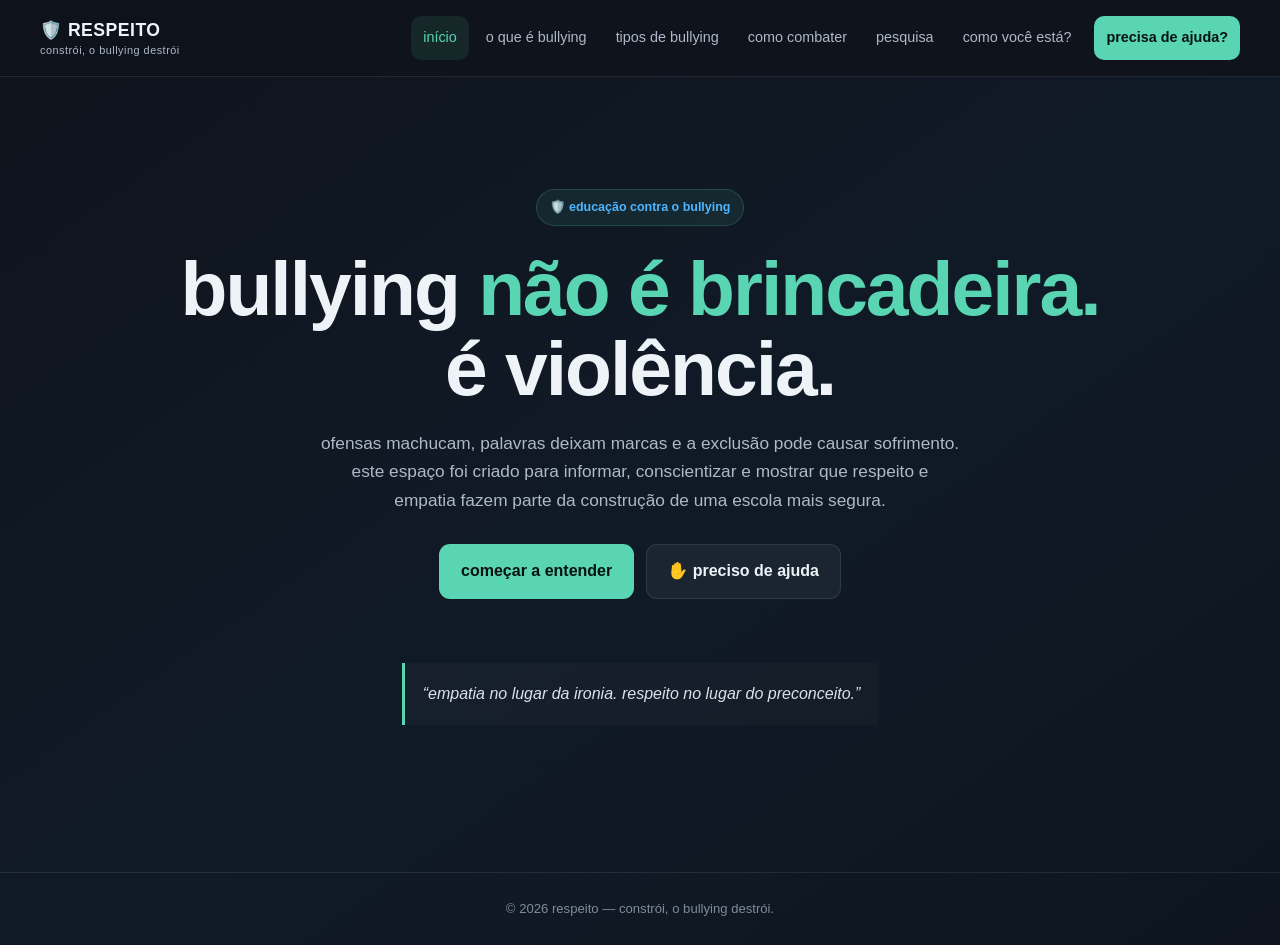
<file: index.html>
<!DOCTYPE html>
<html lang="pt-BR">
<head><meta charset="UTF-8"><meta name="viewport" content="width=device-width, initial-scale=1.0">
<meta name="description" content="site educativo sobre bullying, prevenção, respeito e denúncia.">
<title>início | respeito</title><link rel="stylesheet" href="style.css">
<style>
body{min-height:100vh;min-height:100dvh;display:flex;flex-direction:column}
main{flex:1;display:flex;align-items:center;justify-content:center}
.hero{width:100%;padding:24px 0}
.hero .container{display:flex;flex-direction:column;align-items:center;justify-content:center;text-align:center}
.hero-text{max-width:640px;margin-left:auto;margin-right:auto}
.hero .actions{display:flex;flex-wrap:wrap;justify-content:center;gap:12px}
.hero .quote{max-width:560px;margin-left:auto;margin-right:auto;text-align:center}

/* início: verde */
:root{--accent:#59d5b3;--accent2:#4db5ff}
.nav-link:hover,.nav-link.ativo{background:rgba(89,213,179,.1)}
.badge{background:rgba(89,213,179,.09);border-color:rgba(89,213,179,.2)}
.btn-ajuda,.btn.primary{color:#07130f}
</style></head>
<body>
<header><div class="nav-wrap"><a class="logo" href="index.html">🛡️ RESPEITO<span>constrói, o bullying destrói</span></a>
<button class="menu-toggle" id="menuToggle" aria-label="abrir menu">☰</button><nav id="navMenu"><ul>
<li><a class="nav-link ativo" href="index.html">início</a></li><li><a class="nav-link" href="sobre.html">o que é bullying</a></li>
<li><a class="nav-link" href="tipos.html">tipos de bullying</a></li><li><a class="nav-link" href="combate.html">como combater</a></li>
<li><a class="nav-link" href="pesquisa.html">pesquisa</a></li><li><a class="nav-link" href="humor.html">como você está?</a></li><li><a class="btn-ajuda" href="contato.html">precisa de ajuda?</a></li>
</ul></nav></div></header>
<main>
<section class="hero"><div class="container"><span class="badge">🛡️ educação contra o bullying</span>
<h1>bullying <span>não é brincadeira.</span><br>é violência.</h1>
<p class="hero-text">ofensas machucam, palavras deixam marcas e a exclusão pode causar sofrimento. este espaço foi criado para informar, conscientizar e mostrar que respeito e empatia fazem parte da construção de uma escola mais segura.</p>
<div class="actions"><a class="btn primary" href="sobre.html">começar a entender</a><a class="btn secondary" href="contato.html">✋ preciso de ajuda</a></div>
<div class="quote">“empatia no lugar da ironia. respeito no lugar do preconceito.”</div></div></section>
</main><footer><p>&copy; <span id="ano"></span> respeito — constrói, o bullying destrói.</p></footer>
<script src="script.js"></script></body></html>
</file>
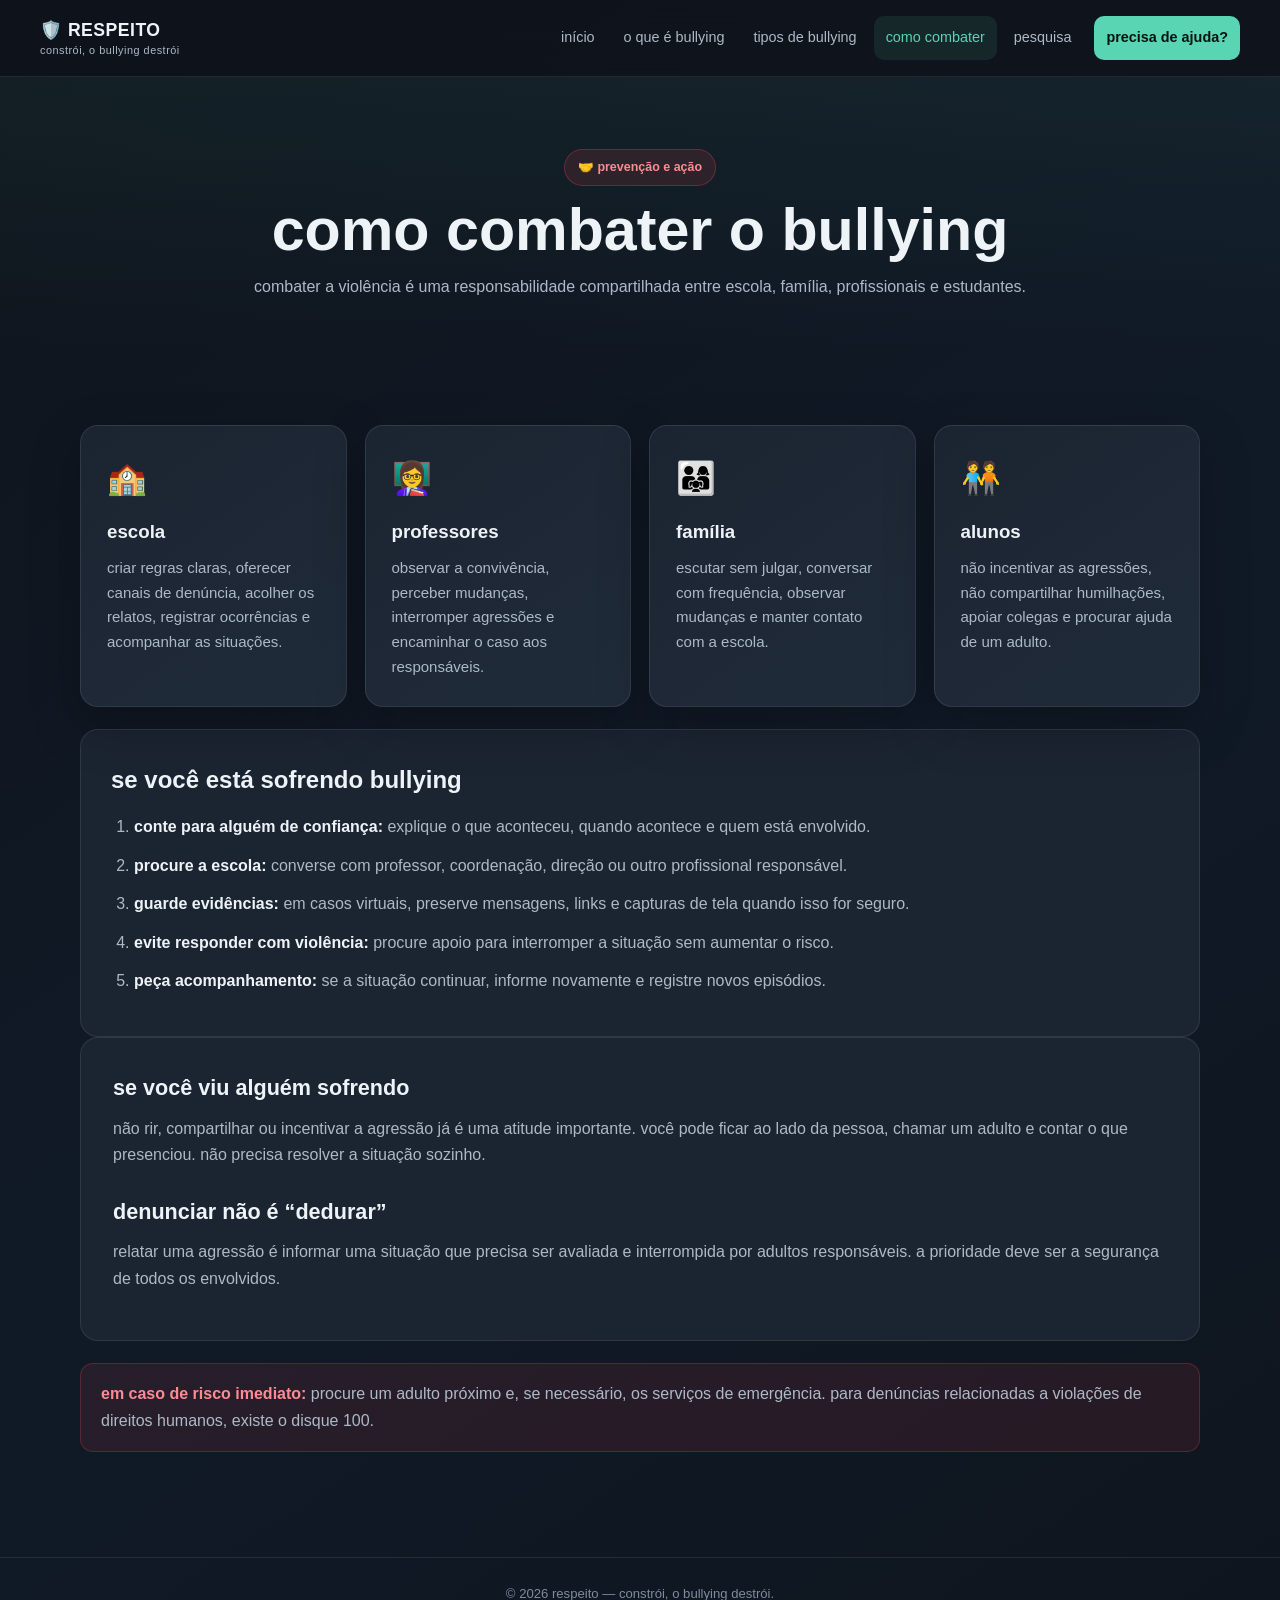
<file: combate.html>
<!DOCTYPE html>
<html lang="pt-BR"><head><meta charset="UTF-8"><meta name="viewport" content="width=device-width, initial-scale=1.0"><title>como combater | respeito</title><link rel="stylesheet" href="style.css"></head>
<body><header><div class="nav-wrap"><a class="logo" href="index.html">🛡️ RESPEITO<span>constrói, o bullying destrói</span></a><button class="menu-toggle" id="menuToggle">☰</button><nav id="navMenu"><ul>
<li><a class="nav-link" href="index.html">início</a></li><li><a class="nav-link" href="sobre.html">o que é bullying</a></li><li><a class="nav-link" href="tipos.html">tipos de bullying</a></li><li><a class="nav-link ativo" href="combate.html">como combater</a></li><li><a class="nav-link" href="pesquisa.html">pesquisa</a></li><li><a class="btn-ajuda" href="contato.html">precisa de ajuda?</a></li>
</ul></nav></div></header><main><section class="page-head"><div class="container"><span class="eyebrow">🤝 prevenção e ação</span><h1>como combater o bullying</h1><p>combater a violência é uma responsabilidade compartilhada entre escola, família, profissionais e estudantes.</p></div></section>
<section class="section container"><div class="cards four">
<article class="role-card"><div class="icon">🏫</div><h3>escola</h3><p>criar regras claras, oferecer canais de denúncia, acolher os relatos, registrar ocorrências e acompanhar as situações.</p></article>
<article class="role-card"><div class="icon">👩‍🏫</div><h3>professores</h3><p>observar a convivência, perceber mudanças, interromper agressões e encaminhar o caso aos responsáveis.</p></article>
<article class="role-card"><div class="icon">👨‍👩‍👧</div><h3>família</h3><p>escutar sem julgar, conversar com frequência, observar mudanças e manter contato com a escola.</p></article>
<article class="role-card"><div class="icon">🧑‍🤝‍🧑</div><h3>alunos</h3><p>não incentivar as agressões, não compartilhar humilhações, apoiar colegas e procurar ajuda de um adulto.</p></article>
</div>
<div class="steps"><h2>se você está sofrendo bullying</h2><ol><li><strong>conte para alguém de confiança:</strong> explique o que aconteceu, quando acontece e quem está envolvido.</li>
<li><strong>procure a escola:</strong> converse com professor, coordenação, direção ou outro profissional responsável.</li>
<li><strong>guarde evidências:</strong> em casos virtuais, preserve mensagens, links e capturas de tela quando isso for seguro.</li>
<li><strong>evite responder com violência:</strong> procure apoio para interromper a situação sem aumentar o risco.</li>
<li><strong>peça acompanhamento:</strong> se a situação continuar, informe novamente e registre novos episódios.</li></ol></div>
<div class="content-box"><h2>se você viu alguém sofrendo</h2><p>não rir, compartilhar ou incentivar a agressão já é uma atitude importante. você pode ficar ao lado da pessoa, chamar um adulto e contar o que presenciou. não precisa resolver a situação sozinho.</p>
<h2>denunciar não é “dedurar”</h2><p>relatar uma agressão é informar uma situação que precisa ser avaliada e interrompida por adultos responsáveis. a prioridade deve ser a segurança de todos os envolvidos.</p></div>
<div class="notice"><strong>em caso de risco imediato:</strong> procure um adulto próximo e, se necessário, os serviços de emergência. para denúncias relacionadas a violações de direitos humanos, existe o disque 100.</div>
</section></main><footer><p>&copy; <span id="ano"></span> respeito — constrói, o bullying destrói.</p></footer><script src="script.js"></script></body></html>
</file>
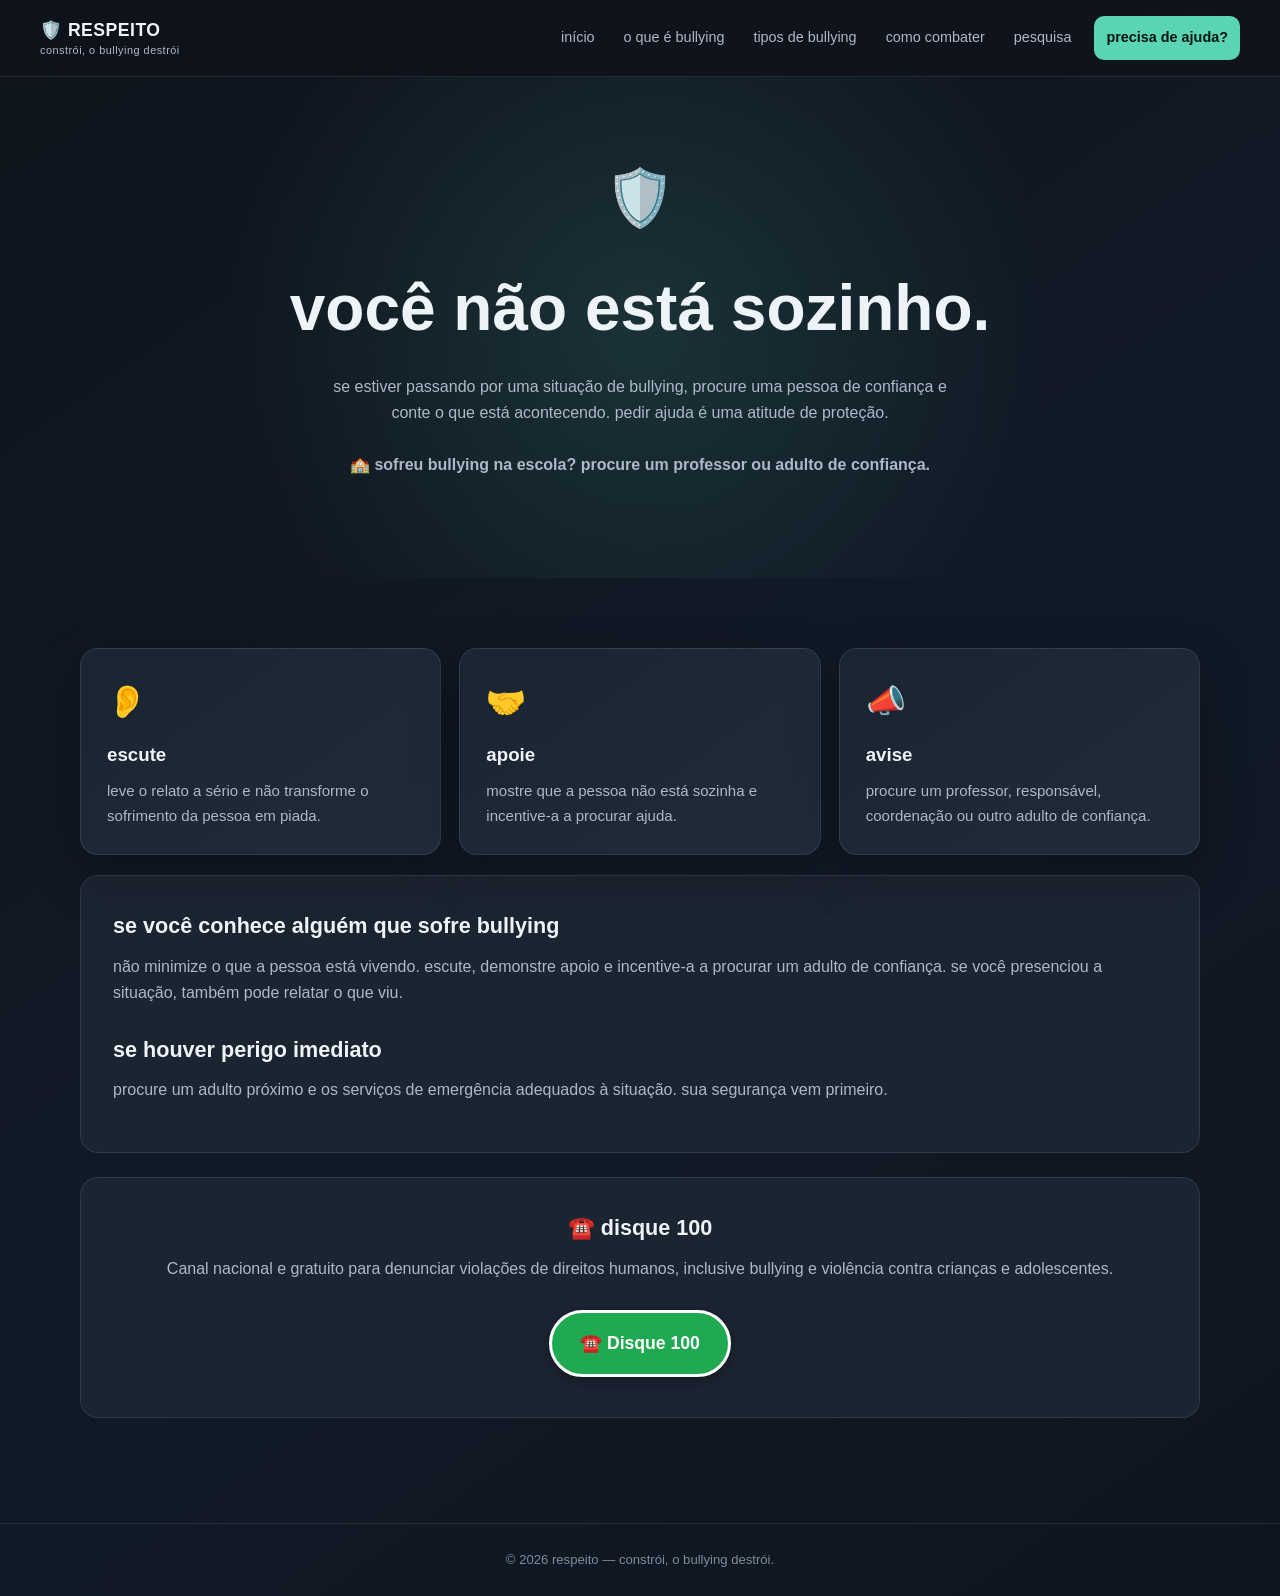
<file: contato.html>
<!DOCTYPE html>
<html lang="pt-BR">
<head>
<meta charset="UTF-8">
<meta name="viewport" content="width=device-width, initial-scale=1.0">
<title>precisa de ajuda? | respeito</title>
<link rel="stylesheet" href="style.css">

<style>
.btn-zap {
    display: inline-block;
    background: #1faa52;
    color: #fff;
    font-weight: 700;
    font-size: 1.1rem;
    padding: 16px 28px;
    border-radius: 50px;
    text-decoration: none;
    box-shadow: 0 4px 14px rgba(0,0,0,.3);
    margin: 8px;
    border: 3px solid #fff;
    cursor: default;
}

.btn-zap:hover,
.btn-zap:focus {
    background: #168a41;
}

.zap-aviso {
    margin: 20px auto 0;
    font-weight: 700;
}

.help-botoes {
    display: flex;
    flex-wrap: wrap;
    justify-content: center;
    align-items: center;
    gap: 6px;
    margin-top: 20px;
}

.box-100 {
    text-align: center;
}
</style>
</head>

<body>

<header>
<div class="nav-wrap">

<a class="logo" href="index.html">
🛡️ RESPEITO
<span>constrói, o bullying destrói</span>
</a>

<button class="menu-toggle" id="menuToggle">☰</button>

<nav id="navMenu">
<ul>
<li><a class="nav-link" href="index.html">início</a></li>
<li><a class="nav-link" href="sobre.html">o que é bullying</a></li>
<li><a class="nav-link" href="tipos.html">tipos de bullying</a></li>
<li><a class="nav-link" href="combate.html">como combater</a></li>
<li><a class="nav-link" href="pesquisa.html">pesquisa</a></li>
<li><a class="btn-ajuda ativo" href="contato.html">precisa de ajuda?</a></li>
</ul>
</nav>

</div>
</header>

<main>

<section class="help-hero">
<div class="container">

<div class="help-icon">🛡️</div>

<h1>você não está sozinho.</h1>

<p>
se estiver passando por uma situação de bullying,
procure uma pessoa de confiança e conte o que está acontecendo.
pedir ajuda é uma atitude de proteção.
</p>

<p class="zap-aviso">
🏫 sofreu bullying na escola? procure um professor
ou adulto de confiança.
</p>

</div>
</section>

<section class="section container">

<div class="cards three">

<article class="help-card">
<div class="icon">👂</div>
<h3>escute</h3>
<p>
leve o relato a sério e não transforme o sofrimento
da pessoa em piada.
</p>
</article>

<article class="help-card">
<div class="icon">🤝</div>
<h3>apoie</h3>
<p>
mostre que a pessoa não está sozinha e incentive-a
a procurar ajuda.
</p>
</article>

<article class="help-card">
<div class="icon">📣</div>
<h3>avise</h3>
<p>
procure um professor, responsável, coordenação
ou outro adulto de confiança.
</p>
</article>

</div>

<div class="content-box help-box">

<h2>se você conhece alguém que sofre bullying</h2>

<p>
não minimize o que a pessoa está vivendo.
escute, demonstre apoio e incentive-a a procurar
um adulto de confiança. se você presenciou a situação,
também pode relatar o que viu.
</p>

<h2>se houver perigo imediato</h2>

<p>
procure um adulto próximo e os serviços de emergência
adequados à situação. sua segurança vem primeiro.
</p>

</div>

<!-- BOTÃO DISQUE 100 -->

<div class="content-box help-box box-100"
id="disque100"
style="margin-top:24px;">

<h2>☎️ disque 100</h2>

<p>
Canal nacional e gratuito para denunciar violações
de direitos humanos, inclusive bullying e violência
contra crianças e adolescentes.
</p>

<div class="help-botoes">

<a class="btn-zap"
href="#"
onclick="return false;"
aria-disabled="true">
☎️ Disque 100
</a>

</div>
</div>

</section>
</main>

<footer>
<p>
&copy; <span id="ano"></span>
respeito — constrói, o bullying destrói.
</p>
</footer>

<script src="script.js"></script>

</body>
</html>
</file>
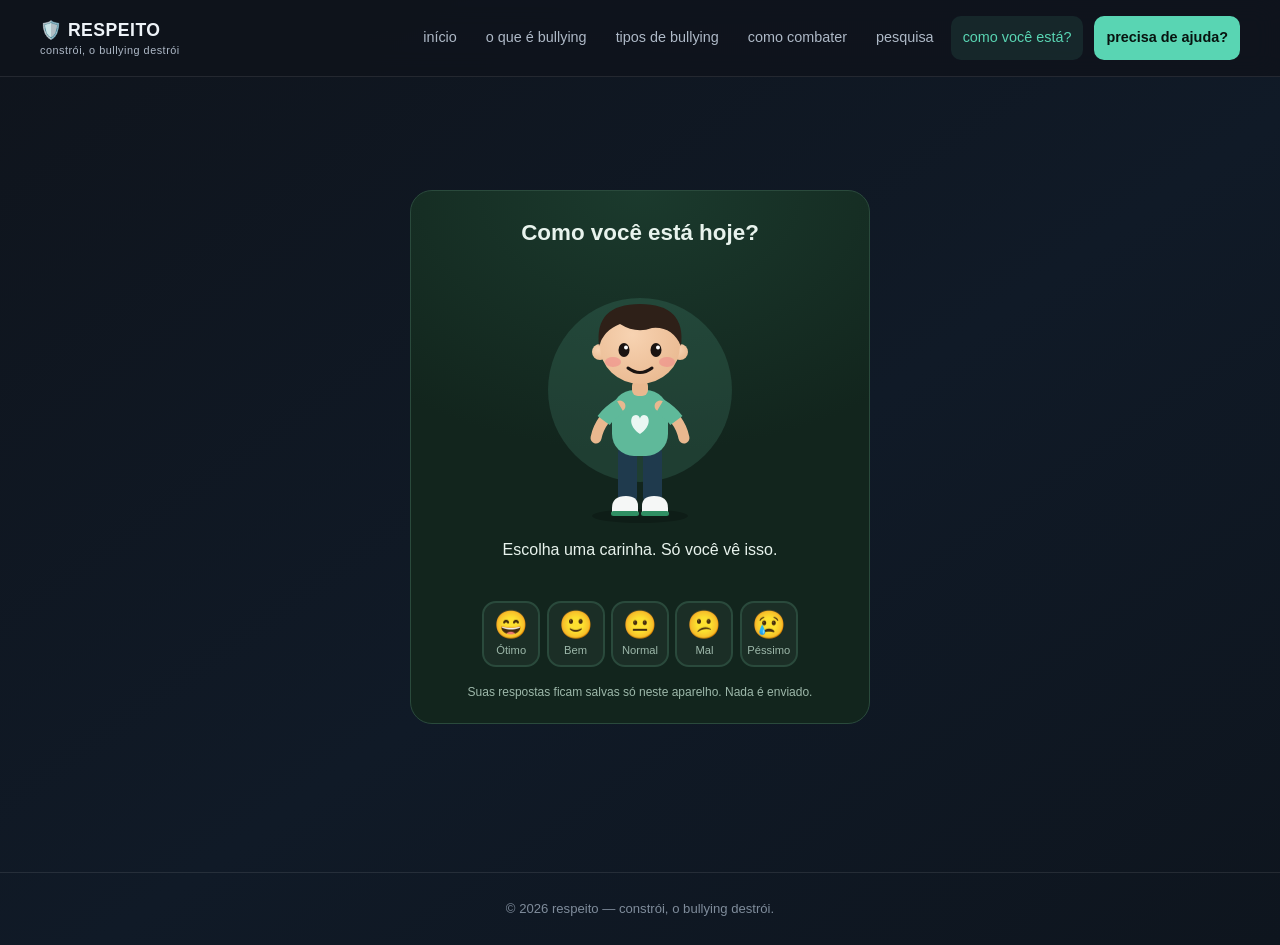
<file: humor.html>
<!DOCTYPE html>
<html lang="pt-BR">
<head><meta charset="UTF-8"><meta name="viewport" content="width=device-width, initial-scale=1.0">
<meta name="description" content="como você está hoje? um espaço seguro para perceber seus sentimentos.">
<title>como você está? | respeito</title><link rel="stylesheet" href="style.css">
<style>
body{min-height:100vh;min-height:100dvh;display:flex;flex-direction:column}
main{flex:1;display:flex;align-items:center;justify-content:center;padding:16px}
main #humor{width:100%;margin:16px 0}

/* humor: verde */
:root{--accent:#59d5b3;--accent2:#4db5ff}
.nav-link:hover,.nav-link.ativo{background:rgba(89,213,179,.1)}
.btn-ajuda{color:#07130f}
</style></head>
<body>
<header><div class="nav-wrap"><a class="logo" href="index.html">🛡️ RESPEITO<span>constrói, o bullying destrói</span></a>
<button class="menu-toggle" id="menuToggle" aria-label="abrir menu">☰</button><nav id="navMenu"><ul>
<li><a class="nav-link" href="index.html">início</a></li><li><a class="nav-link" href="sobre.html">o que é bullying</a></li>
<li><a class="nav-link" href="tipos.html">tipos de bullying</a></li><li><a class="nav-link" href="combate.html">como combater</a></li>
<li><a class="nav-link" href="pesquisa.html">pesquisa</a></li><li><a class="nav-link ativo" href="humor.html">como você está?</a></li><li><a class="btn-ajuda" href="contato.html">precisa de ajuda?</a></li>
</ul></nav></div></header>
<main>
<!-- ===== BONECO DO DIA (RESPEITO) — cole onde quiser dentro do <body> ===== -->
<section id="humor" aria-labelledby="humor-titulo">
  <h2 id="humor-titulo">Como você está hoje?</h2>

  <svg id="avatar" viewBox="0 -22 200 270" role="img" aria-label="Boneco do dia">
    <defs>
      <radialGradient id="avPele" cx="40%" cy="35%" r="75%">
        <stop offset="0" stop-color="#f7d3b2" /><stop offset="1" stop-color="#e9b88f" />
      </radialGradient>
    </defs>

    <circle id="av-aura" cx="100" cy="112" r="92" />
    <ellipse cx="100" cy="238" rx="48" ry="7" fill="#000" opacity=".22" />

    <!-- brilhos (aparecem quando está bem) -->
    <g id="av-brilhos">
      <path class="av-brilho b1" d="M0 -7 L2 -2 L7 0 L2 2 L0 7 L-2 2 L-7 0 L-2 -2Z" transform="translate(34 56)" />
      <path class="av-brilho b2" d="M0 -7 L2 -2 L7 0 L2 2 L0 7 L-2 2 L-7 0 L-2 -2Z" transform="translate(168 44)" />
      <path class="av-brilho b3" d="M0 -7 L2 -2 L7 0 L2 2 L0 7 L-2 2 L-7 0 L-2 -2Z" transform="translate(162 132)" />
    </g>

    <!-- nuvem (aparece quando está mal) -->
    <g id="av-nuvem">
      <path d="M62 14 Q56 0 72 -2 Q78 -16 98 -12 Q116 -18 124 -4 Q142 -4 140 12 Q140 16 134 16 L68 16 Q62 16 62 14Z" fill="#8da1b5" />
      <g id="av-chuva">
        <path class="av-gota g1" d="M80 22 L78 30" /><path class="av-gota g2" d="M100 22 L98 30" /><path class="av-gota g3" d="M120 22 L118 30" />
      </g>
    </g>

    <g id="av-figura">
      <!-- pernas e tênis -->
      <rect x="78" y="166" width="19" height="62" rx="9" fill="#1f3a4d" />
      <rect x="103" y="166" width="19" height="62" rx="9" fill="#1f3a4d" />
      <path d="M72 230 Q72 218 86 218 Q98 218 98 228 L98 234 L72 234Z" fill="#f5f7f6" />
      <path d="M102 228 Q102 218 114 218 Q128 218 128 230 L128 234 L102 234Z" fill="#f5f7f6" />
      <rect x="71" y="233" width="28" height="5" rx="2.5" fill="#2f8f63" />
      <rect x="101" y="233" width="28" height="5" rx="2.5" fill="#2f8f63" />

      <!-- corpo -->
      <rect id="av-camisa" x="72" y="112" width="56" height="66" rx="22" />
      <path d="M100 156 C88 148 90 137 96 137 C99 137 100 140 100 141 C100 140 101 137 104 137 C110 137 112 148 100 156Z" fill="#fff" opacity=".88" />

      <!-- braços (pele + manga) -->
      <path id="av-braco-e" class="av-braco" d="" />
      <path id="av-braco-d" class="av-braco" d="" />
      <path id="av-manga-e" class="av-manga" d="" />
      <path id="av-manga-d" class="av-manga" d="" />

      <rect x="92" y="102" width="16" height="16" rx="6" fill="#e9b88f" />

      <!-- cabeça -->
      <g id="av-cabeca">
        <circle cx="60" cy="74" r="8" fill="url(#avPele)" />
        <circle cx="140" cy="74" r="8" fill="url(#avPele)" />
        <ellipse cx="100" cy="68" rx="40" ry="38" fill="url(#avPele)" />
        <path d="M59 68 Q54 26 100 26 Q146 26 141 68 Q132 48 112 50 Q96 56 80 46 Q64 52 59 68Z" fill="#2e2018" />
        <ellipse id="av-rubor-e" cx="73" cy="84" rx="8" ry="5" fill="#f08a8a" />
        <ellipse id="av-rubor-d" cx="127" cy="84" rx="8" ry="5" fill="#f08a8a" />
        <g id="av-olhos-abertos">
          <ellipse cx="84" cy="72" rx="5.5" ry="7" fill="#1b1411" /><circle cx="86" cy="69.5" r="2" fill="#fff" />
          <ellipse cx="116" cy="72" rx="5.5" ry="7" fill="#1b1411" /><circle cx="118" cy="69.5" r="2" fill="#fff" />
        </g>
        <g id="av-olhos-felizes">
          <path d="M77 74 Q84 64 91 74" class="av-linha" /><path d="M109 74 Q116 64 123 74" class="av-linha" />
        </g>
        <path id="av-sobr-e" d="" class="av-linha" />
        <path id="av-sobr-d" d="" class="av-linha" />
        <path id="av-boca" d="" class="av-linha" />
        <path id="av-lagrima" d="M78 80 Q73 90 78 95 Q83 90 78 80Z M122 80 Q117 90 122 95 Q127 90 122 80Z" />
      </g>
    </g>
  </svg>

  <p id="humor-msg" aria-live="polite">Escolha uma carinha. Só você vê isso.</p>

  <div id="humor-opcoes" role="group" aria-label="Escolha como você está">
    <button type="button" data-v="5" aria-label="Muito bem"><b>😄</b><i>Ótimo</i></button>
    <button type="button" data-v="4" aria-label="Bem"><b>🙂</b><i>Bem</i></button>
    <button type="button" data-v="3" aria-label="Normal"><b>😐</b><i>Normal</i></button>
    <button type="button" data-v="2" aria-label="Mal"><b>😕</b><i>Mal</i></button>
    <button type="button" data-v="1" aria-label="Muito mal"><b>😢</b><i>Péssimo</i></button>
  </div>

  <div id="humor-ajuda" hidden>
    <p>Tem sido uns dias difíceis. Conversar com alguém de confiança ajuda: um professor, a coordenação ou alguém da família.</p>
    <p>Se estiver sofrendo bullying ou quiser desabafar, você pode ligar de graça, a qualquer hora:</p>
    <a href="tel:100">Disque 100: denunciar violência</a>
    <a href="tel:188">CVV 188: conversar com alguém</a>
  </div>

  <p id="humor-privacidade">Suas respostas ficam salvas só neste aparelho. Nada é enviado.</p>
</section>

<style>
  /* Usa as cores do seu tema se existirem; senão, usa estes verdes escuros */
  #humor {
    --h-bg: #12251d;
    --h-borda: #2a4a3c;
    --h-texto: #e8f3ed;
    --h-suave: #9db8aa;
    --h-destaque: #2f8f63;
    max-width: 460px; margin: 2rem auto; padding: 1.5rem 1.25rem 1.25rem;
    background: radial-gradient(120% 70% at 50% 0%, #1b3a2d 0%, var(--h-bg) 70%);
    color: var(--h-texto);
    border: 1px solid var(--h-borda); border-radius: 22px; text-align: center;
  }
  #humor h2 { margin: 0 0 .25rem; font-size: 1.4rem; }
  #avatar { --cor: #5fb99a; width: 200px; height: 270px; overflow: visible; }
  #av-aura { fill: var(--cor); opacity: .17; transition: fill .6s; }
  #av-camisa { fill: var(--cor); transition: fill .6s; }
  .av-braco { fill: none; stroke: #e9b88f; stroke-width: 11; stroke-linecap: round; }
  .av-manga { fill: none; stroke: var(--cor); stroke-width: 15; stroke-dasharray: 22 400; transition: stroke .6s; }
  .av-linha { fill: none; stroke: #1b1411; stroke-width: 3; stroke-linecap: round; }
  #av-lagrima { fill: #8fd3ff; opacity: 0; transition: opacity .4s; }
  #av-cabeca { transform-origin: 100px 112px; transition: transform .5s; }
  #av-rubor-e, #av-rubor-d { transition: opacity .5s; }
  #av-brilhos, #av-nuvem, #av-chuva { transition: opacity .5s; }
  .av-brilho { fill: #ffe27a; }
  .av-gota { stroke: #8fd3ff; stroke-width: 3; stroke-linecap: round; }
  #av-figura { animation: respira 4s ease-in-out infinite; }
  .b1 { animation: brilha 2.4s ease-in-out infinite; }
  .b2 { animation: brilha 2.4s ease-in-out .8s infinite; }
  .b3 { animation: brilha 2.4s ease-in-out 1.6s infinite; }
  .g1 { animation: chove 1.1s linear infinite; }
  .g2 { animation: chove 1.1s linear .37s infinite; }
  .g3 { animation: chove 1.1s linear .74s infinite; }
  #avatar.pula { animation: pula .55s; }
  @keyframes respira { 50% { transform: translateY(-2px); } }
  @keyframes brilha { 50% { opacity: .25; } }
  @keyframes chove { from { transform: translateY(0); opacity: 1; } to { transform: translateY(26px); opacity: 0; } }
  @keyframes pula { 30% { transform: translateY(-12px); } 60% { transform: translateY(0); } 80% { transform: translateY(-3px); } }

  #humor-msg { min-height: 2.9em; margin: .25rem 0 1rem; line-height: 1.45; }
  #humor-opcoes { display: flex; justify-content: center; gap: .4rem; }
  #humor-opcoes button {
    display: flex; flex-direction: column; align-items: center; gap: .1rem;
    width: 58px; padding: .45rem 0 .35rem; cursor: pointer; color: var(--h-texto);
    background: rgba(255,255,255,.04); border: 2px solid var(--h-borda); border-radius: 14px;
    transition: transform .15s, border-color .15s, background .15s;
  }
  #humor-opcoes b { font-size: 1.7rem; font-weight: normal; line-height: 1.1; }
  #humor-opcoes i { font-style: normal; font-size: .7rem; color: var(--h-suave); }
  #humor-opcoes button:hover { transform: translateY(-3px); }
  #humor-opcoes button[aria-pressed="true"] { border-color: var(--h-destaque); background: rgba(47,143,99,.28); }
  #humor-opcoes button:focus-visible, #humor-ajuda a:focus-visible { outline: 3px solid #fff; outline-offset: 2px; }
  #humor-ajuda { margin-top: 1rem; padding: 1rem; border-radius: 14px; background: rgba(0,0,0,.28); text-align: left; }
  #humor-ajuda p { margin: 0 0 .6rem; line-height: 1.45; }
  #humor-ajuda a {
    display: block; margin-top: .5rem; padding: .7rem; text-align: center; font-weight: 600;
    background: var(--h-destaque); color: #fff; border-radius: 10px; text-decoration: none;
  }
  #humor-privacidade { margin: 1rem 0 0; font-size: .75rem; color: var(--h-suave); }
  @media (prefers-reduced-motion: reduce) { #humor *, #avatar { animation: none !important; transition: none !important; } }
</style>

<script>
(function () {
  var CHAVE = 'respeito_humor';
  var HUMORES = {
    5: { emoji: '😄', cor: '#3fbf8a', felizes: 1, boca: 'M82 87 Q100 108 118 87Z', bocaFill: '#8c3040',
         sobr: ['', ''], lagrima: 0, rubor: .9, brilho: 1, nuvem: 0, chuva: 0, pula: 1,
         cabeca: 'rotate(0deg) translateY(0)',
         bracoE: 'M80 128 Q58 104 52 80', bracoD: 'M120 128 Q142 104 148 80',
         msgs: ['Que bom! Fico feliz que você esteja assim hoje. 💚',
                'Dia bom é assim: dá vontade de espalhar sorriso! 😄',
                'Show! Guarda esse sentimento e divide com alguém hoje.'] },
    4: { emoji: '🙂', cor: '#5fb99a', felizes: 0, boca: 'M88 90 Q100 99 112 90', bocaFill: 'none',
         sobr: ['', ''], lagrima: 0, rubor: .6, brilho: .5, nuvem: 0, chuva: 0, pula: 0,
         cabeca: 'rotate(0deg) translateY(0)',
         bracoE: 'M80 128 Q60 140 56 160', bracoD: 'M120 128 Q140 140 144 160',
         msgs: ['Legal! Que o dia continue tranquilo. 💚',
                'Que bom que você tá bem. Aproveita o dia!',
                'Um dia bem já é uma vitória. Bora seguir assim!'] },
    3: { emoji: '😐', cor: '#8db3a3', felizes: 0, boca: 'M90 92 L110 92', bocaFill: 'none',
         sobr: ['', ''], lagrima: 0, rubor: .3, brilho: 0, nuvem: 0, chuva: 0, pula: 0,
         cabeca: 'rotate(0deg) translateY(0)',
         bracoE: 'M80 130 Q72 152 74 172', bracoD: 'M120 130 Q128 152 126 172',
         msgs: ['Tudo bem ter dias assim. Tô aqui com você.',
                'Nem todo dia precisa ser incrível. Um passo de cada vez.',
                'Dia normal também conta. Se algo mudar, é só voltar aqui.'] },
    2: { emoji: '😕', cor: '#7f9fb5', felizes: 0, boca: 'M88 96 Q100 88 112 96', bocaFill: 'none',
         sobr: ['M74 56 L92 60', 'M126 56 L108 60'], lagrima: 0, rubor: .15, brilho: 0, nuvem: .75, chuva: 0, pula: 0,
         cabeca: 'rotate(-6deg) translateY(3px)',
         bracoE: 'M80 130 Q74 154 80 174', bracoD: 'M120 130 Q126 154 120 174',
         msgs: ['Sinto que o dia não tá fácil. Você não precisa passar por isso sozinho(a).',
                'Dias assim pesam. Que tal conversar com alguém em quem você confia?',
                'Valeu por contar como você tá. Isso já é um passo importante.'] },
    1: { emoji: '😢', cor: '#6c86a8', felizes: 0, boca: 'M86 99 Q100 84 114 99', bocaFill: 'none',
         sobr: ['M74 55 L92 61', 'M126 55 L108 61'], lagrima: 1, rubor: 0, brilho: 0, nuvem: 1, chuva: 1, pula: 0,
         cabeca: 'rotate(-9deg) translateY(8px)',
         bracoE: 'M80 130 Q78 160 104 156', bracoD: 'M120 130 Q122 160 96 156',
         msgs: ['Tô com você. Se quiser, converse com alguém de confiança. 💚',
                'Sinto muito que esteja doendo. Você merece cuidado e não está sozinho(a).',
                'Falar com alguém pode aliviar. Professor, família ou o CVV 188 podem te ouvir.'] }
  };

  function chaveDia(d) {
    var m = d.getMonth() + 1, dia = d.getDate();
    return d.getFullYear() + '-' + (m < 10 ? '0' : '') + m + '-' + (dia < 10 ? '0' : '') + dia;
  }
  function ler() {
    try { return JSON.parse(localStorage.getItem(CHAVE)) || {}; } catch (e) { return {}; }
  }
  function salvar(dados) {
    try { localStorage.setItem(CHAVE, JSON.stringify(dados)); } catch (e) { /* sem armazenamento */ }
  }
  function diasAtras(n) {
    var d = new Date(); d.setDate(d.getDate() - n); return d;
  }

  var dados = ler();
  var hoje = chaveDia(new Date());
  var el = function (id) { return document.getElementById(id); };

  function desenhar(v, animar) {
    var resp = !!HUMORES[v];
    var h = HUMORES[v] || HUMORES[4];
    el('avatar').style.setProperty('--cor', h.cor);
    el('av-olhos-abertos').style.display = h.felizes ? 'none' : '';
    el('av-olhos-felizes').style.display = h.felizes ? '' : 'none';
    el('av-boca').setAttribute('d', h.boca);
    el('av-boca').style.fill = h.bocaFill;
    el('av-sobr-e').setAttribute('d', h.sobr[0]);
    el('av-sobr-d').setAttribute('d', h.sobr[1]);
    el('av-braco-e').setAttribute('d', h.bracoE);
    el('av-braco-d').setAttribute('d', h.bracoD);
    el('av-manga-e').setAttribute('d', h.bracoE);
    el('av-manga-d').setAttribute('d', h.bracoD);
    el('av-lagrima').style.opacity = h.lagrima;
    el('av-rubor-e').style.opacity = h.rubor;
    el('av-rubor-d').style.opacity = h.rubor;
    el('av-brilhos').style.opacity = resp ? h.brilho : 0;
    el('av-nuvem').style.opacity = h.nuvem;
    el('av-chuva').style.opacity = h.chuva;
    el('av-cabeca').style.transform = h.cabeca;
    if (resp) {
      var msgEl = el('humor-msg'), nova;
      do { nova = h.msgs[Math.floor(Math.random() * h.msgs.length)]; }
      while (nova === msgEl.textContent && h.msgs.length > 1);
      msgEl.textContent = nova;
    }
    if (animar && h.pula) {
      var a = el('avatar');
      a.classList.remove('pula'); void a.getBoundingClientRect(); a.classList.add('pula');
    }
  }

  function verificarAjuda() {
    var dificil = true;
    for (var i = 0; i < 3; i++) {
      var v = dados[chaveDia(diasAtras(i))];
      if (!v || v > 2) { dificil = false; break; }
    }
    el('humor-ajuda').hidden = !dificil;
  }

  function marcar(v) {
    var botoes = el('humor-opcoes').querySelectorAll('button');
    for (var i = 0; i < botoes.length; i++) {
      botoes[i].setAttribute('aria-pressed', String(Number(botoes[i].dataset.v) === v));
    }
  }

  el('humor-opcoes').addEventListener('click', function (e) {
    var b = e.target.closest('button');
    if (!b) return;
    var v = Number(b.dataset.v);
    dados[hoje] = v;
    salvar(dados);
    marcar(v); desenhar(v, true); verificarAjuda();
  });

  // Ao abrir: mostra o humor de hoje, se já respondeu
  desenhar(dados[hoje]);
  if (dados[hoje]) marcar(dados[hoje]);
  verificarAjuda();
})();
</script>
<!-- ===== FIM ===== -->
</main><footer><p>&copy; <span id="ano"></span> respeito — constrói, o bullying destrói.</p></footer>
<script src="script.js"></script></body></html>
<tag>
  <!--Tab to edit-->
</tag>
</file>
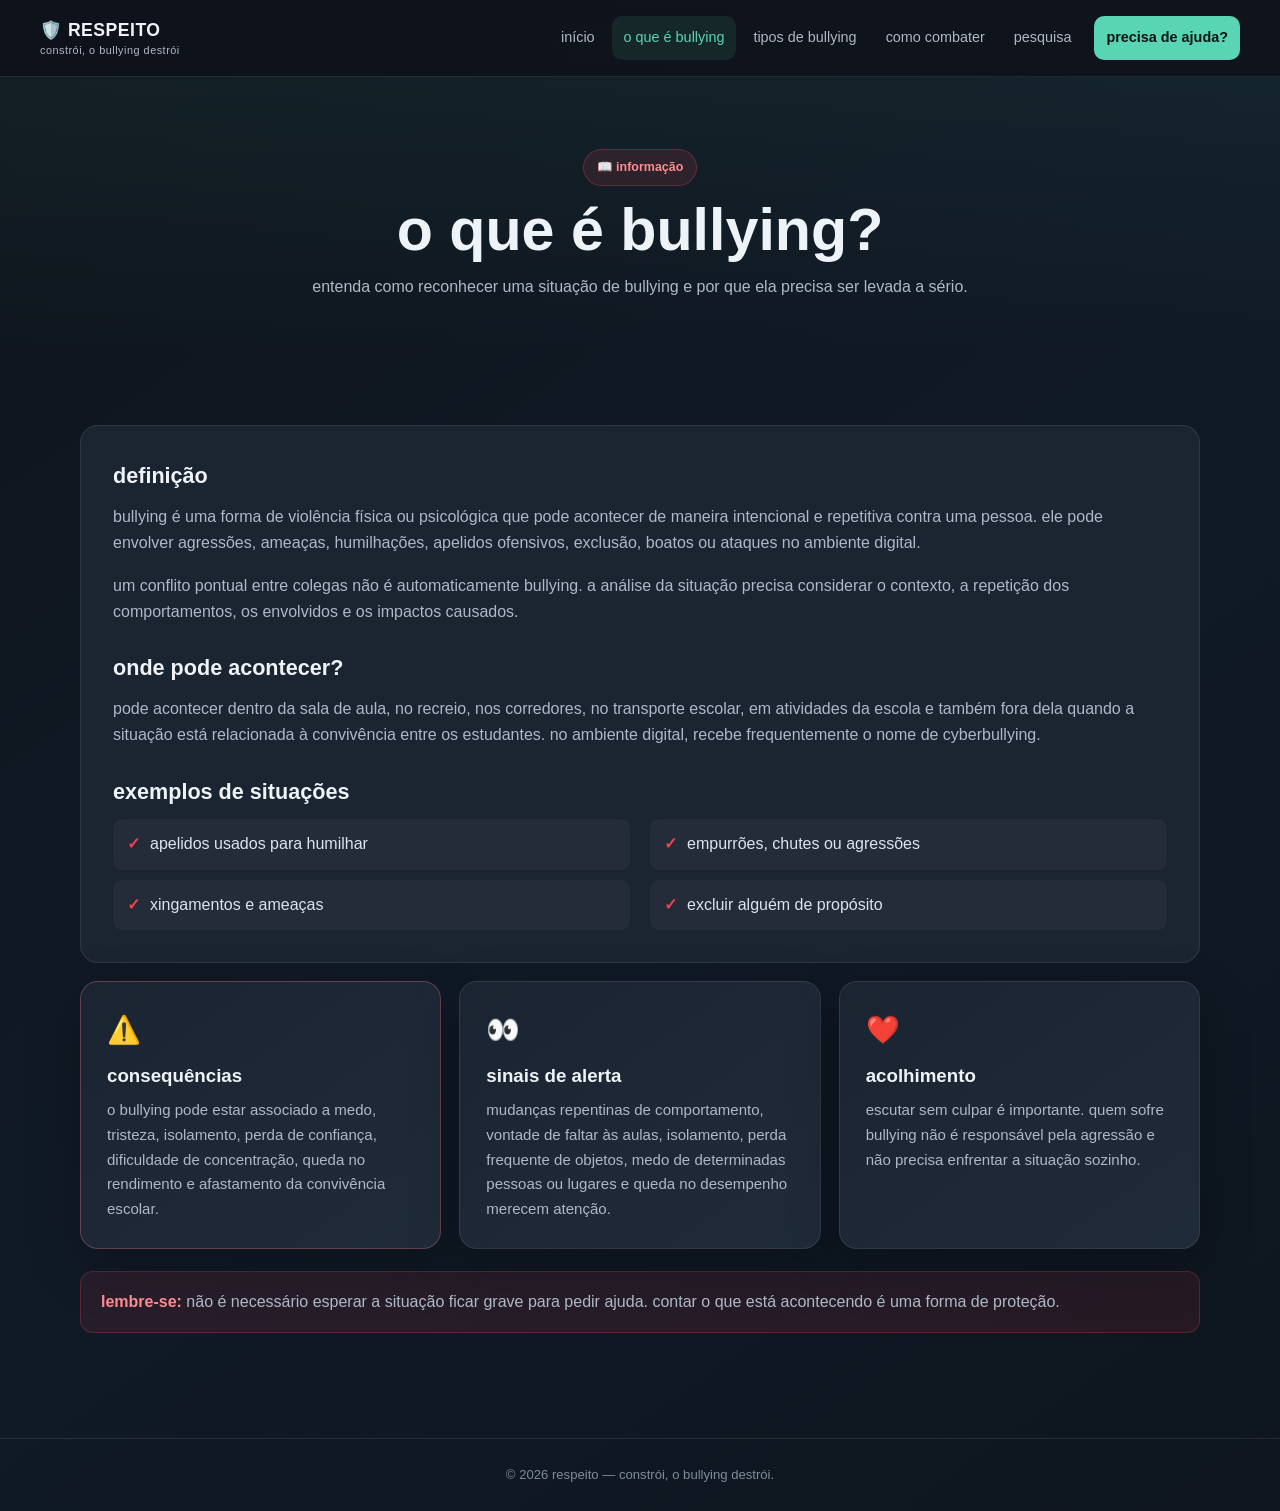
<file: sobre.html>
<!DOCTYPE html>
<html lang="pt-BR"><head><meta charset="UTF-8"><meta name="viewport" content="width=device-width, initial-scale=1.0"><title>o que é bullying | respeito</title><link rel="stylesheet" href="style.css"></head>
<body><header><div class="nav-wrap"><a class="logo" href="index.html">🛡️ RESPEITO<span>constrói, o bullying destrói</span></a><button class="menu-toggle" id="menuToggle">☰</button><nav id="navMenu"><ul>
<li><a class="nav-link" href="index.html">início</a></li><li><a class="nav-link ativo" href="sobre.html">o que é bullying</a></li><li><a class="nav-link" href="tipos.html">tipos de bullying</a></li><li><a class="nav-link" href="combate.html">como combater</a></li><li><a class="nav-link" href="pesquisa.html">pesquisa</a></li><li><a class="btn-ajuda" href="contato.html">precisa de ajuda?</a></li>
</ul></nav></div></header><main>
<section class="page-head"><div class="container"><span class="eyebrow">📖 informação</span><h1>o que é bullying?</h1><p>entenda como reconhecer uma situação de bullying e por que ela precisa ser levada a sério.</p></div></section>
<section class="section container"><div class="content-box">
<h2>definição</h2><p>bullying é uma forma de violência física ou psicológica que pode acontecer de maneira intencional e repetitiva contra uma pessoa. ele pode envolver agressões, ameaças, humilhações, apelidos ofensivos, exclusão, boatos ou ataques no ambiente digital.</p>
<p>um conflito pontual entre colegas não é automaticamente bullying. a análise da situação precisa considerar o contexto, a repetição dos comportamentos, os envolvidos e os impactos causados.</p>
<h2>onde pode acontecer?</h2><p>pode acontecer dentro da sala de aula, no recreio, nos corredores, no transporte escolar, em atividades da escola e também fora dela quando a situação está relacionada à convivência entre os estudantes. no ambiente digital, recebe frequentemente o nome de cyberbullying.</p>
<h2>exemplos de situações</h2><div class="list-grid"><ul class="check-list"><li>apelidos usados para humilhar</li><li>xingamentos e ameaças</li></ul><ul class="check-list"><li>empurrões, chutes ou agressões</li><li>excluir alguém de propósito</li></ul></div>
</div>
<div class="info-grid"><article class="info-card warning"><div>⚠️</div><h3>consequências</h3><p>o bullying pode estar associado a medo, tristeza, isolamento, perda de confiança, dificuldade de concentração, queda no rendimento e afastamento da convivência escolar.</p></article>
<article class="info-card"><div>👀</div><h3>sinais de alerta</h3><p>mudanças repentinas de comportamento, vontade de faltar às aulas, isolamento, perda frequente de objetos, medo de determinadas pessoas ou lugares e queda no desempenho merecem atenção.</p></article>
<article class="info-card"><div>❤️</div><h3>acolhimento</h3><p>escutar sem culpar é importante. quem sofre bullying não é responsável pela agressão e não precisa enfrentar a situação sozinho.</p></article></div>
<div class="notice"><strong>lembre-se:</strong> não é necessário esperar a situação ficar grave para pedir ajuda. contar o que está acontecendo é uma forma de proteção.</div>
</section></main><footer><p>&copy; <span id="ano"></span> respeito — constrói, o bullying destrói.</p></footer><script src="script.js"></script></body></html>
</file>
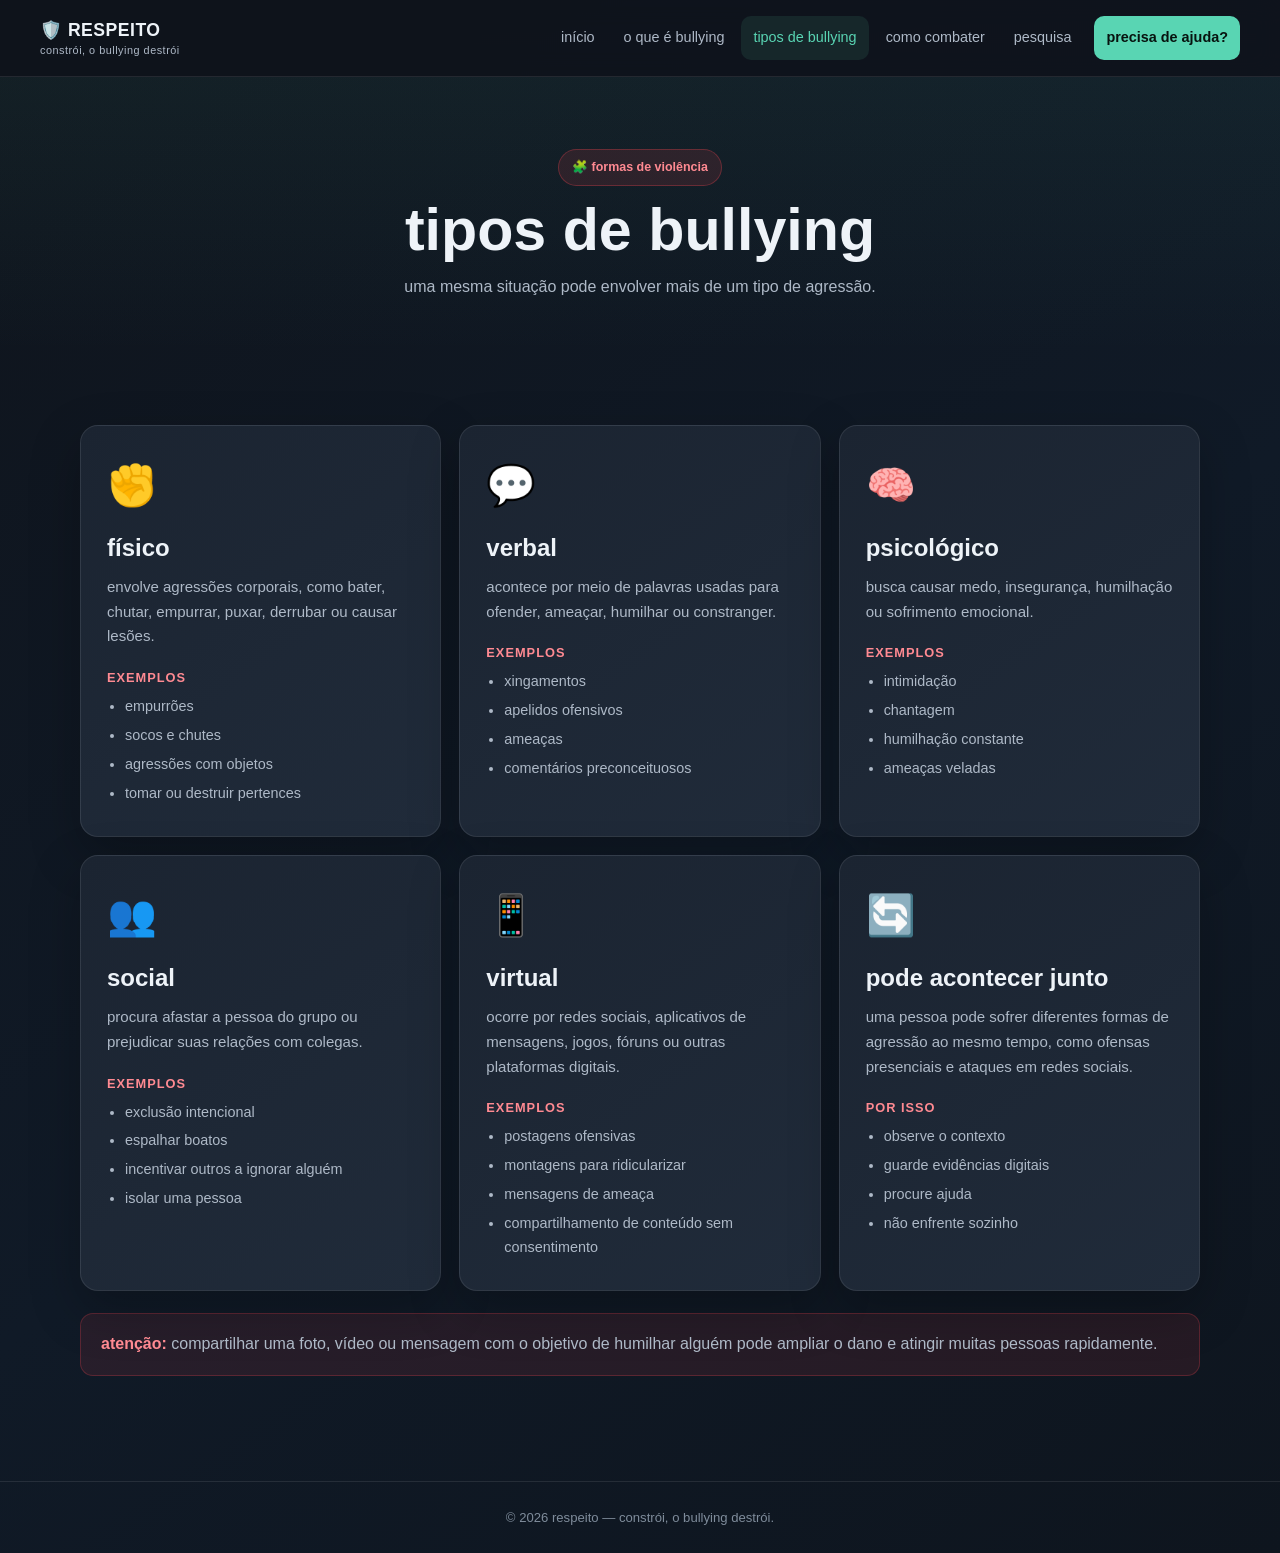
<file: tipos.html>
<!DOCTYPE html>
<html lang="pt-BR"><head><meta charset="UTF-8"><meta name="viewport" content="width=device-width, initial-scale=1.0"><title>tipos de bullying | respeito</title><link rel="stylesheet" href="style.css"></head>
<body><header><div class="nav-wrap"><a class="logo" href="index.html">🛡️ RESPEITO<span>constrói, o bullying destrói</span></a><button class="menu-toggle" id="menuToggle">☰</button><nav id="navMenu"><ul>
<li><a class="nav-link" href="index.html">início</a></li><li><a class="nav-link" href="sobre.html">o que é bullying</a></li><li><a class="nav-link ativo" href="tipos.html">tipos de bullying</a></li><li><a class="nav-link" href="combate.html">como combater</a></li><li><a class="nav-link" href="pesquisa.html">pesquisa</a></li><li><a class="btn-ajuda" href="contato.html">precisa de ajuda?</a></li>
</ul></nav></div></header><main><section class="page-head"><div class="container"><span class="eyebrow">🧩 formas de violência</span><h1>tipos de bullying</h1><p>uma mesma situação pode envolver mais de um tipo de agressão.</p></div></section>
<section class="section container"><div class="cards three">
<article class="type-card"><div class="big-icon">✊</div><h2>físico</h2><p>envolve agressões corporais, como bater, chutar, empurrar, puxar, derrubar ou causar lesões.</p><h4>exemplos</h4><ul><li>empurrões</li><li>socos e chutes</li><li>agressões com objetos</li><li>tomar ou destruir pertences</li></ul></article>
<article class="type-card"><div class="big-icon">💬</div><h2>verbal</h2><p>acontece por meio de palavras usadas para ofender, ameaçar, humilhar ou constranger.</p><h4>exemplos</h4><ul><li>xingamentos</li><li>apelidos ofensivos</li><li>ameaças</li><li>comentários preconceituosos</li></ul></article>
<article class="type-card"><div class="big-icon">🧠</div><h2>psicológico</h2><p>busca causar medo, insegurança, humilhação ou sofrimento emocional.</p><h4>exemplos</h4><ul><li>intimidação</li><li>chantagem</li><li>humilhação constante</li><li>ameaças veladas</li></ul></article>
<article class="type-card"><div class="big-icon">👥</div><h2>social</h2><p>procura afastar a pessoa do grupo ou prejudicar suas relações com colegas.</p><h4>exemplos</h4><ul><li>exclusão intencional</li><li>espalhar boatos</li><li>incentivar outros a ignorar alguém</li><li>isolar uma pessoa</li></ul></article>
<article class="type-card"><div class="big-icon">📱</div><h2>virtual</h2><p>ocorre por redes sociais, aplicativos de mensagens, jogos, fóruns ou outras plataformas digitais.</p><h4>exemplos</h4><ul><li>postagens ofensivas</li><li>montagens para ridicularizar</li><li>mensagens de ameaça</li><li>compartilhamento de conteúdo sem consentimento</li></ul></article>
<article class="type-card"><div class="big-icon">🔄</div><h2>pode acontecer junto</h2><p>uma pessoa pode sofrer diferentes formas de agressão ao mesmo tempo, como ofensas presenciais e ataques em redes sociais.</p><h4>por isso</h4><ul><li>observe o contexto</li><li>guarde evidências digitais</li><li>procure ajuda</li><li>não enfrente sozinho</li></ul></article>
</div><div class="notice"><strong>atenção:</strong> compartilhar uma foto, vídeo ou mensagem com o objetivo de humilhar alguém pode ampliar o dano e atingir muitas pessoas rapidamente.</div></section></main>
<footer><p>&copy; <span id="ano"></span> respeito — constrói, o bullying destrói.</p></footer><script src="script.js"></script></body></html>
</file>
<file: style.css>
/* ==============================
   RESPEITO — estilo principal
   ============================== */
*{box-sizing:border-box;margin:0;padding:0}
:root{
  --bg:#0a1f3c;--bg2:#0f3057;--card:#12294a;--card2:#183763;
  --text:#f2f7ff;--muted:#b9c9e3;--accent:#f0434f;--accent2:#ff8a92;
  --border:rgba(255,255,255,.12);--danger:#ff7d86;--shadow:0 18px 50px rgba(0,10,30,.4)
}
html{scroll-behavior:smooth}
body{font-family:Arial,Helvetica,sans-serif;background:linear-gradient(160deg,#0a1f3c,#0f3057 50%,#0b1b33);background-attachment:fixed;color:var(--text);min-height:100vh;line-height:1.65}
a{color:inherit;text-decoration:none}
button{font:inherit}
.container{width:min(1120px,92%);margin:auto}
header{position:sticky;top:0;z-index:100;background:rgba(10,31,60,.95);backdrop-filter:blur(12px);border-bottom:1px solid var(--border)}
.nav-wrap{width:min(1200px,94%);margin:auto;min-height:76px;display:flex;align-items:center;gap:28px}
.logo{display:flex;flex-direction:column;font-weight:900;font-size:1.1rem;letter-spacing:.5px;white-space:nowrap}
.logo span{font-size:.68rem;color:var(--muted);font-weight:500;margin-top:-3px}
nav{margin-left:auto}
nav ul{list-style:none;display:flex;align-items:center;gap:5px}
.nav-link,.btn-ajuda{display:block;padding:10px 12px;border-radius:10px;color:var(--muted);font-size:.9rem;transition:.2s}
.nav-link:hover,.nav-link.ativo{background:rgba(240,67,79,.15);color:var(--accent2)}
.btn-ajuda{background:var(--accent);color:#ffffff;font-weight:800;margin-left:6px}
.btn-ajuda:hover{filter:brightness(1.08);transform:translateY(-1px)}
.menu-toggle{display:none;margin-left:auto;background:transparent;color:var(--text);border:1px solid var(--border);border-radius:9px;padding:8px 12px;cursor:pointer;font-size:1.2rem}
main{min-height:calc(100vh - 140px)}
.hero{padding:95px 0 75px;text-align:center}
.badge,.eyebrow{display:inline-block;color:var(--accent2);background:rgba(240,67,79,.12);border:1px solid rgba(240,67,79,.3);padding:7px 13px;border-radius:999px;font-size:.78rem;font-weight:700;text-transform:lowercase}
.hero h1{font-size:clamp(2.4rem,6vw,5rem);line-height:1.05;margin:22px 0 20px;letter-spacing:-2px}
.hero h1 span{color:var(--accent)}
.hero-text{max-width:760px;margin:auto;color:var(--muted);font-size:1.08rem}
.actions{display:flex;justify-content:center;gap:12px;flex-wrap:wrap;margin:30px 0}
.btn{display:inline-flex;align-items:center;justify-content:center;padding:13px 21px;border-radius:11px;font-weight:800;transition:.2s;border:1px solid transparent}
.btn.primary{background:var(--accent);color:#ffffff}
.btn.secondary{border-color:var(--border);background:var(--card);color:var(--text)}
.btn:hover{transform:translateY(-2px)}
.quote{max-width:720px;margin:34px auto 0;padding:18px;border-left:3px solid var(--accent);background:rgba(255,255,255,.05);color:#e1ebfa;font-style:italic}
.section{padding:70px 0}
.section-title{text-align:center;margin-bottom:32px}
.section-title span{color:var(--accent2);font-size:.75rem;text-transform:uppercase;font-weight:800;letter-spacing:2px}
.section-title h2{font-size:2rem;margin:5px 0}
.section-title p,.page-head p{color:var(--muted)}
.cards{display:grid;gap:18px}
.cards.four{grid-template-columns:repeat(4,1fr)}
.cards.three{grid-template-columns:repeat(3,1fr)}
.card,.type-card,.role-card,.help-card,.info-card{background:linear-gradient(145deg,var(--card),var(--card2));border:1px solid var(--border);border-radius:18px;padding:26px;box-shadow:var(--shadow);transition:.25s}
.card:hover{transform:translateY(-5px);border-color:rgba(240,67,79,.45)}
.card .icon,.role-card .icon,.help-card .icon{font-size:2rem;margin-bottom:12px}
.card h3,.role-card h3,.help-card h3{margin-bottom:8px;text-transform:lowercase}
.card p,.role-card p,.help-card p,.type-card p,.info-card p{color:var(--muted);font-size:.94rem}
.card b{display:inline-block;margin-top:18px;color:var(--accent2);font-size:.85rem}
.page-head{padding:72px 0 55px;background:linear-gradient(180deg,rgba(255,255,255,.05),transparent)}
.page-head h1{font-size:clamp(2.2rem,5vw,3.7rem);line-height:1.05;margin:13px 0}
.total{display:inline-block;margin-top:20px;background:var(--accent);color:#ffffff;padding:8px 13px;border-radius:9px;font-weight:900;font-size:.85rem}
.content-box{background:var(--card);border:1px solid var(--border);border-radius:18px;padding:32px}
.content-box h2{font-size:1.35rem;margin-bottom:10px;margin-top:25px}
.content-box h2:first-child{margin-top:0}
.content-box p{color:var(--muted);margin-bottom:16px}
.list-grid{display:grid;grid-template-columns:1fr 1fr;gap:20px}
.check-list{list-style:none;display:grid;gap:10px}
.check-list li{background:rgba(255,255,255,.06);padding:12px 14px;border-radius:9px;color:#e6eefb}
.check-list li::before{content:"✓";color:var(--accent);font-weight:bold;margin-right:10px}
.info-grid{display:grid;grid-template-columns:repeat(3,1fr);gap:18px;margin-top:18px}
.info-card>div{font-size:1.7rem;margin-bottom:8px}.info-card h3{margin-bottom:6px}
.warning{border-color:rgba(255,125,134,.3)}
.type-card{min-height:240px}.big-icon{font-size:2.5rem;margin-bottom:10px}.type-card h2{margin-bottom:7px;text-transform:lowercase}
.notice{margin-top:22px;padding:17px 20px;background:rgba(240,67,79,.1);border:1px solid rgba(240,67,79,.26);border-radius:13px;color:var(--muted)}
.notice strong{color:var(--accent2)}
.steps{margin-top:22px;background:var(--card);border:1px solid var(--border);border-radius:18px;padding:30px}
.steps h2{margin-bottom:15px}.steps ol{padding-left:23px;color:var(--muted)}.steps li{margin:12px 0}.steps strong{color:var(--text)}
.research-intro{display:flex;gap:20px;align-items:center;background:var(--card);border:1px solid var(--border);border-radius:18px;padding:28px}
.research-intro .icon{font-size:2.5rem}.research-intro h2{margin-bottom:5px}.research-intro p{color:var(--muted)}
.research-grid{display:grid;grid-template-columns:repeat(3,1fr);gap:18px;margin-top:18px}
.result-card{background:var(--card2);border:1px solid var(--border);border-radius:16px;padding:28px;text-align:center}
.result-card strong{display:block;font-size:2.1rem;color:var(--accent)}.result-card span{color:var(--muted)}
.help-hero{text-align:center;padding:75px 0;background:radial-gradient(circle at center,rgba(240,67,79,.16),transparent 60%)}
.help-icon{font-size:3.5rem}.help-hero h1{font-size:clamp(2.4rem,5vw,4rem);margin:12px 0}.help-hero p{max-width:650px;margin:0 auto 25px;color:var(--muted)}
.btn.white{background:#fff;color:#10151d}
footer{border-top:1px solid var(--border);padding:25px;text-align:center;color:#8fa3c4;font-size:.82rem;margin-top:35px}
@media(max-width:900px){
  .cards.four{grid-template-columns:repeat(2,1fr)}.cards.three{grid-template-columns:repeat(2,1fr)}
  nav{display:none;position:absolute;top:76px;left:0;right:0;background:#0c2547;border-bottom:1px solid var(--border);padding:12px}
  nav.aberto{display:block}nav ul{flex-direction:column;align-items:stretch}
  .nav-link,.btn-ajuda{text-align:center;margin:0}.menu-toggle{display:block}
}
@media(max-width:600px){
  .hero{padding:65px 0 45px}.hero h1{letter-spacing:-1px}.hero-text{font-size:1rem}
  .cards.four,.cards.three,.info-grid,.research-grid,.list-grid{grid-template-columns:1fr}
  .content-box,.steps,.research-intro,.card,.type-card,.role-card,.help-card{padding:21px}
  .nav-wrap{min-height:68px}.logo{font-size:1rem}
}

/* complementos da pesquisa e conteúdo */
.section-alt{background:rgba(255,255,255,.03);border-top:1px solid var(--border);border-bottom:1px solid var(--border)}
.type-card h4{margin-top:18px;margin-bottom:7px;color:var(--accent2);font-size:.8rem;text-transform:uppercase;letter-spacing:1px}
.type-card ul{padding-left:18px;color:var(--muted);font-size:.9rem}.type-card li{margin:5px 0}
.donut-row{display:grid;grid-template-columns:repeat(3,1fr);gap:18px;margin-top:20px}
.donut-card{background:linear-gradient(145deg,var(--card),var(--card2));border:1px solid var(--border);border-radius:18px;padding:24px;text-align:center}
.donut-card h3{margin-bottom:15px;text-transform:lowercase}.canvas-wrap{height:210px;position:relative;display:flex;justify-content:center;align-items:center}
.canvas-wrap canvas{max-width:190px;max-height:190px}
.donut-legend{display:grid;gap:8px;margin-top:8px;text-align:left}.donut-legend div{display:flex;justify-content:space-between;gap:10px;color:var(--muted);font-size:.83rem}.donut-legend strong{color:var(--text)}
.bar-panels{display:grid;grid-template-columns:1fr 1fr;gap:18px;margin-top:18px}.bar-panel{background:var(--card);border:1px solid var(--border);border-radius:18px;padding:25px}.bar-panel:last-child{grid-column:1/-1}
.bar-panel h3{margin-bottom:20px}.bars{display:grid;gap:15px}.bar-row>div{display:flex;justify-content:space-between;gap:10px;color:var(--muted);font-size:.84rem;margin-bottom:6px}.bar-row b{color:var(--text)}
.bar-row i{display:block;height:9px;border-radius:99px;background:linear-gradient(90deg,var(--accent),var(--accent2));min-width:3px}
.research-extra{display:grid;grid-template-columns:1fr 1fr;gap:18px;margin-top:18px}.help-box{margin-top:20px}
@media(max-width:900px){.donut-row{grid-template-columns:1fr 1fr}.bar-panels{grid-template-columns:1fr}.bar-panel:last-child{grid-column:auto}.research-extra{grid-template-columns:1fr}}
@media(max-width:600px){.donut-row{grid-template-columns:1fr}.bar-panel{padding:20px}.canvas-wrap{height:190px}}
.page-head .container {
  text-align: center;
}

.page-head p {
  margin-left: auto;
  margin-right: auto;
}

/* fundo igual ao início */
:root{
  --bg:#0f141c;--bg2:#151c27;--card:#1b2431;--card2:#202b3a;
  --text:#eef3f8;--muted:#aeb9c7;
  --border:rgba(255,255,255,.09);--shadow:0 18px 50px rgba(0,0,0,.25)
}
body{background:linear-gradient(145deg,#0f141c,#101a27 55%,#0e151e);background-attachment:scroll}
header{background:rgba(15,20,28,.94)}
.quote{background:rgba(255,255,255,.025);color:#d9e2eb}
.check-list li{background:rgba(255,255,255,.035);color:#dbe5ee}
.section-alt{background:rgba(255,255,255,.018)}
.page-head{background:linear-gradient(180deg,rgba(89,213,179,.06),transparent)}
.help-hero{background:radial-gradient(circle at center,rgba(89,213,179,.14),transparent 60%)}
footer{color:#7f8c9b}
@media(max-width:900px){nav{background:#111821}}

/* menu: verde como antes */
.nav-link:hover,
.nav-link.ativo{background:rgba(89,213,179,.1);color:#59d5b3}
.btn-ajuda{background:#59d5b3;color:#07130f}
.btn-ajuda:hover{filter:brightness(1.08)}
</file>
